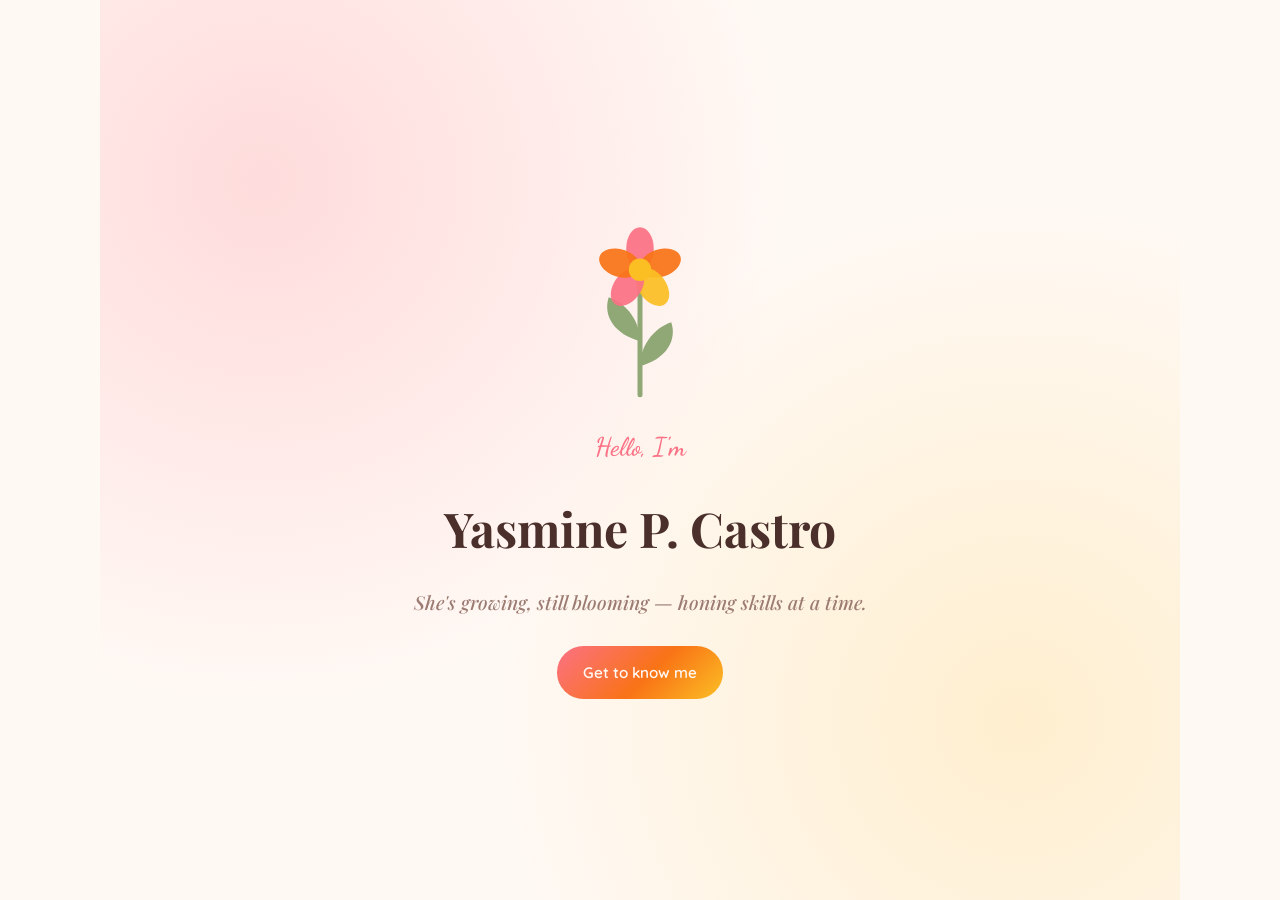
<file: index.html>
<!DOCTYPE html>
<html lang="en">
<head>
  <meta charset="UTF-8">
  <meta name="viewport" content="width=device-width, initial-scale=1.0">
  <title>Yasmine Castro</title>
  <meta name="description" content="Welcome — explore the portfolio of Yasmine P. Castro, a growing web developer.">
  <link rel="preconnect" href="https://fonts.googleapis.com">
  <link rel="preconnect" href="https://fonts.gstatic.com" crossorigin>
  <link href="https://fonts.googleapis.com/css2?family=Playfair+Display:wght@500;600;700&family=Quicksand:wght@400;500;600;700&family=Dancing+Script:wght@500;600;700&display=swap" rel="stylesheet">
  <link rel="stylesheet" href="css/style.css">
</head>
<body>
  <main>
    <section class="growth-banner landing-hero" aria-label="Welcome">
      <div class="flower-anim" aria-hidden="true">
        <svg viewBox="0 0 120 160" class="flower-svg">
          <path class="stem" d="M60 155 C60 120 60 90 60 70" />
          <path class="leaf leaf-left" d="M60 112 C40 107 30 92 35 77 C50 82 60 97 60 112 Z" />
          <path class="leaf leaf-right" d="M60 132 C80 127 90 112 85 97 C70 102 60 117 60 132 Z" />
          <g class="bloom">
            <ellipse class="petal" cx="60" cy="38" rx="11" ry="17" transform="rotate(0 60 55)" />
            <ellipse class="petal" cx="60" cy="38" rx="11" ry="17" transform="rotate(72 60 55)" />
            <ellipse class="petal" cx="60" cy="38" rx="11" ry="17" transform="rotate(144 60 55)" />
            <ellipse class="petal" cx="60" cy="38" rx="11" ry="17" transform="rotate(216 60 55)" />
            <ellipse class="petal" cx="60" cy="38" rx="11" ry="17" transform="rotate(288 60 55)" />
            <circle class="flower-center" cx="60" cy="55" r="9" />
          </g>
        </svg>
      </div>
      <p class="hero-eyebrow">Hello, I'm</p>
      <h1 class="landing-title">Yasmine P. Castro</h1>
      <p class="growth-quote">She's growing, still blooming — honing skills at a time.</p>
      <a href="profile.html" class="btn btn-primary landing-cta">Get to know me</a>
    </section>
  </main>

  <script src="js/script.js"></script>
</body>
</html>
</file>
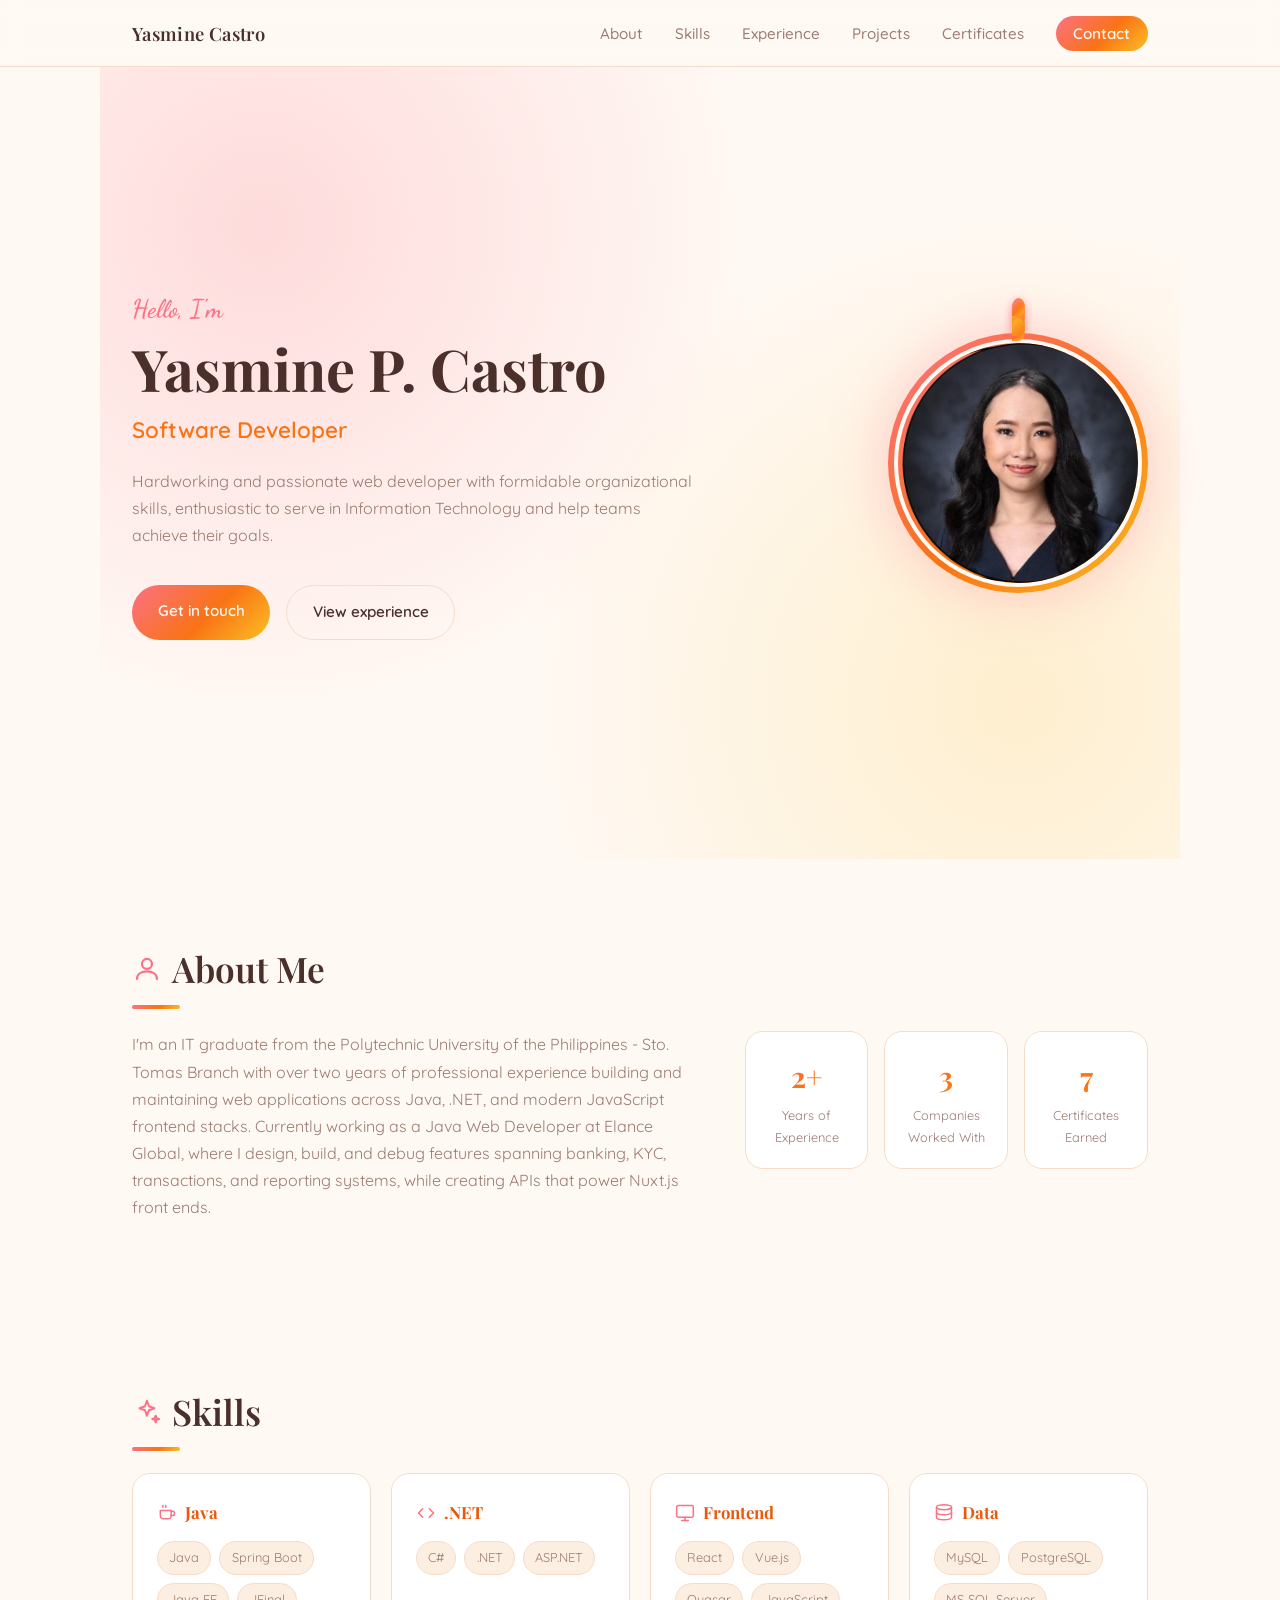
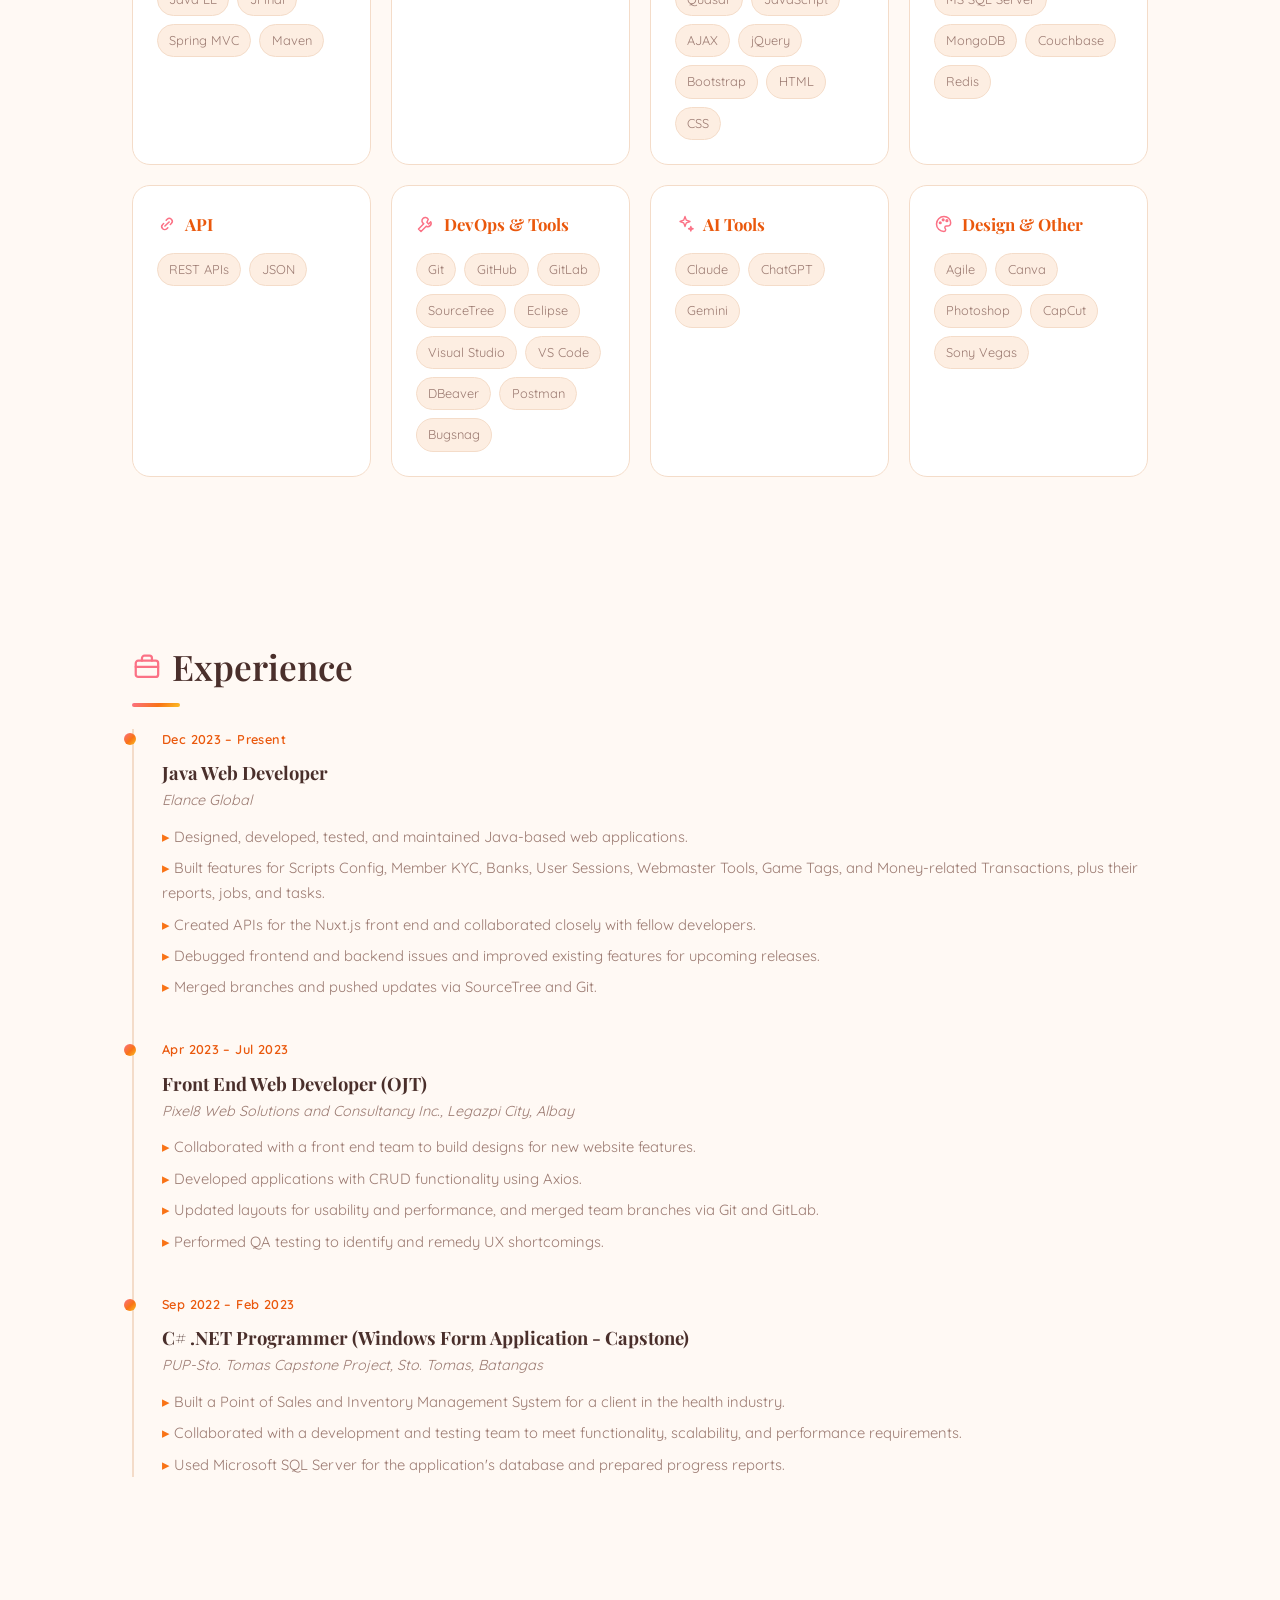
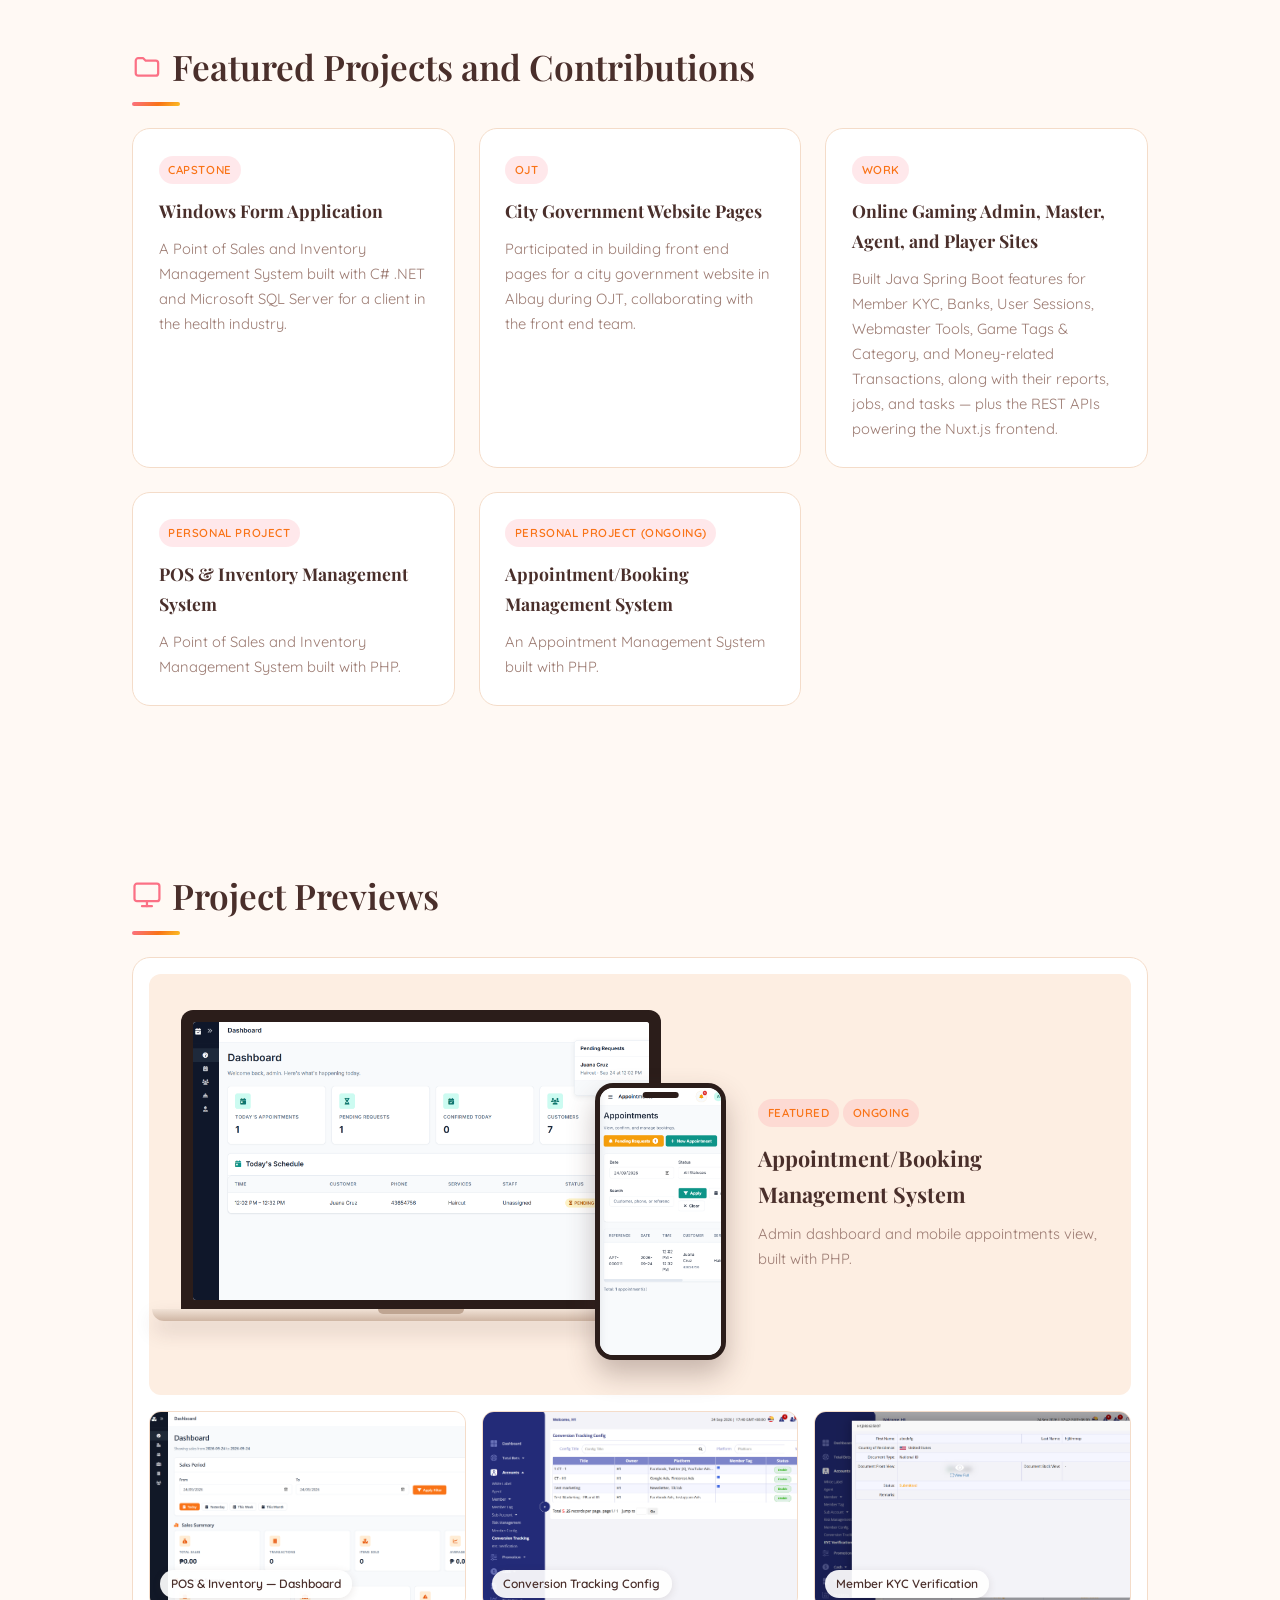
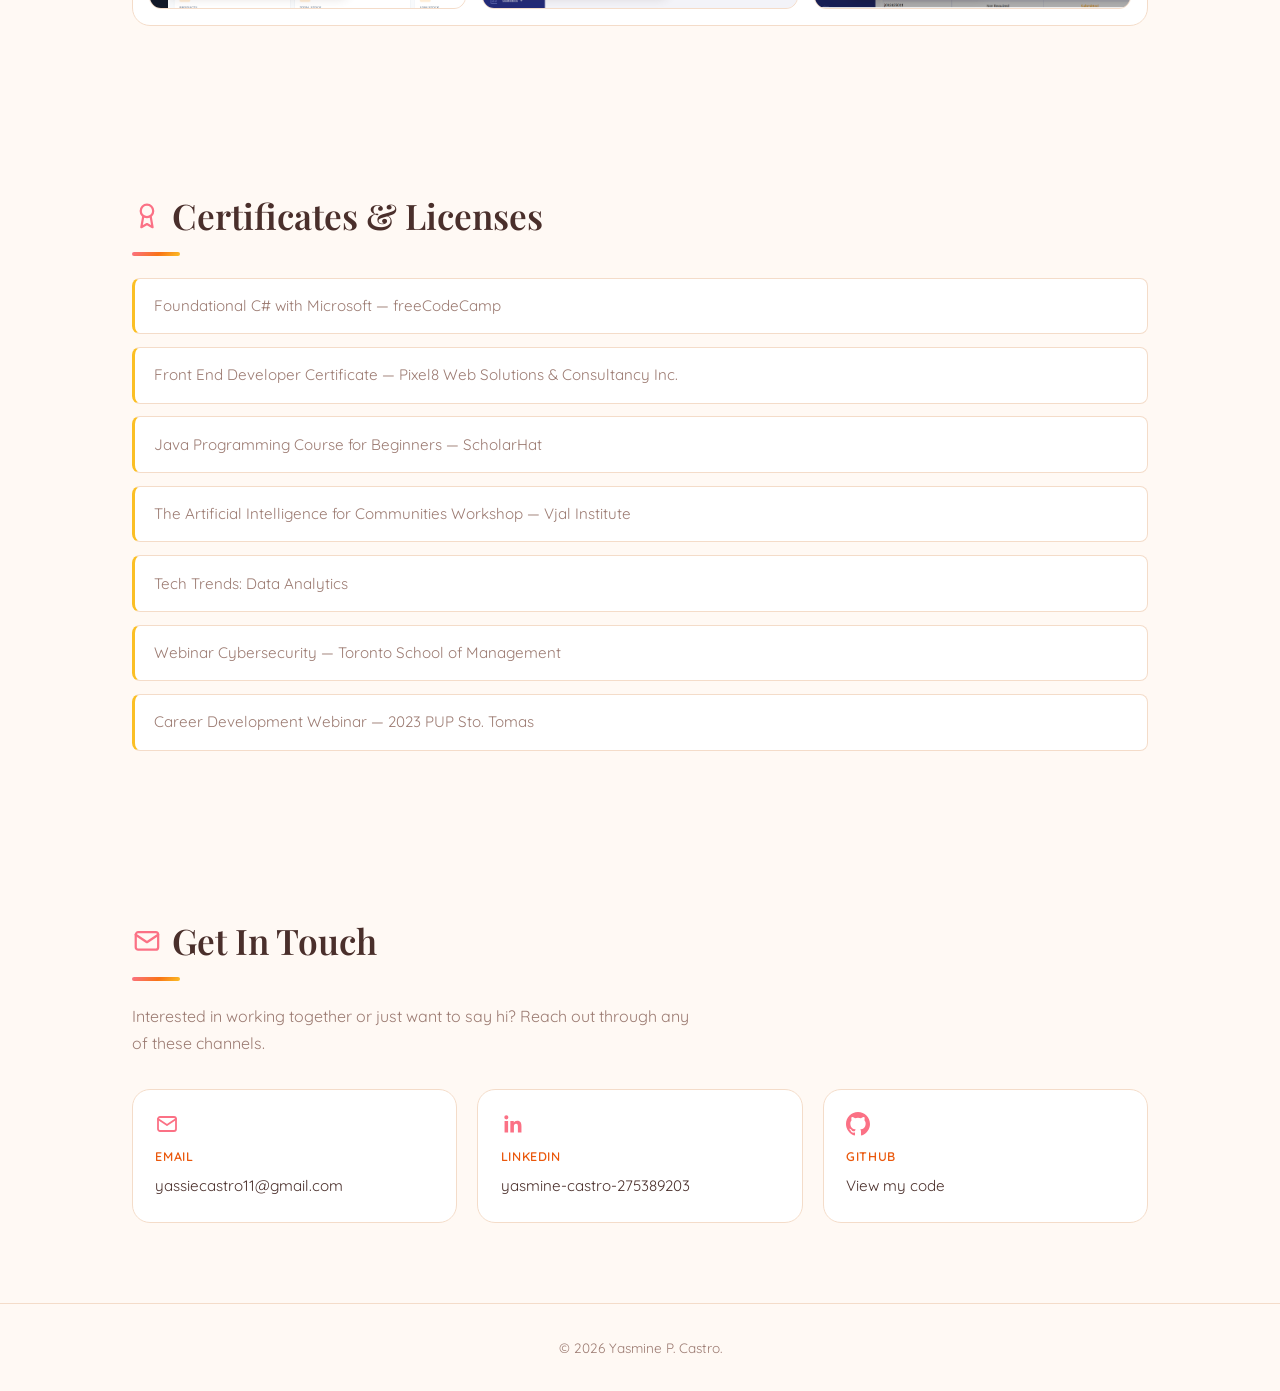
<file: profile.html>
<!DOCTYPE html>
<html lang="en">
<head>
  <meta charset="UTF-8">
  <meta name="viewport" content="width=device-width, initial-scale=1.0">
  <title>Yasmine Castro | Profile</title>
  <meta name="description" content="Portfolio of Yasmine P. Castro — Java & Front End Web Developer.">
  <link rel="preconnect" href="https://fonts.googleapis.com">
  <link rel="preconnect" href="https://fonts.gstatic.com" crossorigin>
  <link href="https://fonts.googleapis.com/css2?family=Playfair+Display:wght@500;600;700&family=Quicksand:wght@400;500;600;700&family=Dancing+Script:wght@500;600;700&display=swap" rel="stylesheet">
  <link rel="stylesheet" href="css/style.css">
</head>
<body>
  <svg style="display:none" aria-hidden="true">
    <defs>
      <symbol id="icon-user" viewBox="0 0 24 24" fill="none" stroke="currentColor" stroke-width="1.8" stroke-linecap="round" stroke-linejoin="round">
        <circle cx="12" cy="8" r="4"></circle>
        <path d="M4 20c0-4 3.6-6 8-6s8 2 8 6"></path>
      </symbol>
      <symbol id="icon-sparkles" viewBox="0 0 24 24" fill="none" stroke="currentColor" stroke-width="1.6" stroke-linecap="round" stroke-linejoin="round">
        <path d="M12 3l1.6 4.4L18 9l-4.4 1.6L12 15l-1.6-4.4L6 9l4.4-1.6L12 3z"></path>
        <path d="M19 15l.7 2 2 .7-2 .7-.7 2-.7-2-2-.7 2-.7.7-2z"></path>
      </symbol>
      <symbol id="icon-briefcase" viewBox="0 0 24 24" fill="none" stroke="currentColor" stroke-width="1.8" stroke-linecap="round" stroke-linejoin="round">
        <rect x="3" y="7" width="18" height="13" rx="2"></rect>
        <path d="M8 7V5a2 2 0 012-2h4a2 2 0 012 2v2"></path>
        <line x1="3" y1="12" x2="21" y2="12"></line>
      </symbol>
      <symbol id="icon-folder" viewBox="0 0 24 24" fill="none" stroke="currentColor" stroke-width="1.8" stroke-linecap="round" stroke-linejoin="round">
        <path d="M3 7a2 2 0 012-2h4l2 2h8a2 2 0 012 2v8a2 2 0 01-2 2H5a2 2 0 01-2-2V7z"></path>
      </symbol>
      <symbol id="icon-award" viewBox="0 0 24 24" fill="none" stroke="currentColor" stroke-width="1.8" stroke-linecap="round" stroke-linejoin="round">
        <circle cx="12" cy="8" r="5"></circle>
        <path d="M9 12.5L7.5 21 12 18.5 16.5 21 15 12.5"></path>
      </symbol>
      <symbol id="icon-mail" viewBox="0 0 24 24" fill="none" stroke="currentColor" stroke-width="1.8" stroke-linecap="round" stroke-linejoin="round">
        <rect x="3" y="5" width="18" height="14" rx="2"></rect>
        <path d="M3 7l9 6 9-6"></path>
      </symbol>
      <symbol id="icon-coffee" viewBox="0 0 24 24" fill="none" stroke="currentColor" stroke-width="1.8" stroke-linecap="round" stroke-linejoin="round">
        <path d="M4 9h13v6a4 4 0 01-4 4H8a4 4 0 01-4-4V9z"></path>
        <path d="M17 10h1.5a2.5 2.5 0 010 5H17"></path>
        <line x1="7" y1="3" x2="7" y2="5"></line>
        <line x1="10.5" y1="3" x2="10.5" y2="5"></line>
      </symbol>
      <symbol id="icon-code" viewBox="0 0 24 24" fill="none" stroke="currentColor" stroke-width="1.8" stroke-linecap="round" stroke-linejoin="round">
        <polyline points="8 7 3 12 8 17"></polyline>
        <polyline points="16 7 21 12 16 17"></polyline>
      </symbol>
      <symbol id="icon-monitor" viewBox="0 0 24 24" fill="none" stroke="currentColor" stroke-width="1.8" stroke-linecap="round" stroke-linejoin="round">
        <rect x="2" y="3" width="20" height="14" rx="2"></rect>
        <line x1="8" y1="21" x2="16" y2="21"></line>
        <line x1="12" y1="17" x2="12" y2="21"></line>
      </symbol>
      <symbol id="icon-database" viewBox="0 0 24 24" fill="none" stroke="currentColor" stroke-width="1.8" stroke-linecap="round" stroke-linejoin="round">
        <ellipse cx="12" cy="5" rx="9" ry="3"></ellipse>
        <path d="M3 5v6c0 1.7 4 3 9 3s9-1.3 9-3V5"></path>
        <path d="M3 11v6c0 1.7 4 3 9 3s9-1.3 9-3v-6"></path>
      </symbol>
      <symbol id="icon-link" viewBox="0 0 24 24" fill="none" stroke="currentColor" stroke-width="1.8" stroke-linecap="round" stroke-linejoin="round">
        <path d="M9.5 14.5l5-5"></path>
        <path d="M11 7.5l1.2-1.2a3.5 3.5 0 015 5L16 12.5"></path>
        <path d="M13 16.5l-1.2 1.2a3.5 3.5 0 01-5-5L8 11.5"></path>
      </symbol>
      <symbol id="icon-wrench" viewBox="0 0 24 24" fill="none" stroke="currentColor" stroke-width="1.8" stroke-linecap="round" stroke-linejoin="round">
        <path d="M14.7 6.3a4 4 0 10-5.4 5.4L3 18l3 3 6.3-6.3a4 4 0 005.4-5.4l-2.6 2.6-2-2z"></path>
      </symbol>
      <symbol id="icon-palette" viewBox="0 0 24 24" fill="none" stroke="currentColor" stroke-width="1.8" stroke-linecap="round" stroke-linejoin="round">
        <path d="M12 3a9 9 0 100 18c1.1 0 2-.9 2-2 0-.5-.2-1-.5-1.4-.3-.4-.5-.8-.5-1.3 0-1 .8-1.8 1.8-1.8H16a4 4 0 004-4c0-4.4-3.6-7.5-8-7.5z"></path>
        <circle cx="7.5" cy="10.5" r="1"></circle>
        <circle cx="11" cy="7" r="1"></circle>
        <circle cx="15.5" cy="8" r="1"></circle>
      </symbol>
      <symbol id="icon-linkedin" viewBox="0 0 24 24" fill="currentColor">
        <path d="M20.45 20.45h-3.55v-5.57c0-1.33-.03-3.04-1.85-3.04-1.86 0-2.14 1.45-2.14 2.94v5.67H9.35V9h3.41v1.56h.05c.48-.9 1.64-1.85 3.37-1.85 3.6 0 4.27 2.37 4.27 5.46v6.28zM5.34 7.43a2.06 2.06 0 110-4.12 2.06 2.06 0 010 4.12zM7.11 20.45H3.56V9h3.55v11.45z"></path>
      </symbol>
      <symbol id="icon-github" viewBox="0 0 24 24" fill="currentColor">
        <path d="M12 0C5.37 0 0 5.37 0 12c0 5.3 3.44 9.8 8.21 11.39.6.11.79-.26.79-.58v-2.23c-3.34.73-4.03-1.42-4.03-1.42-.55-1.39-1.33-1.76-1.33-1.76-1.09-.74.08-.73.08-.73 1.2.08 1.84 1.24 1.84 1.24 1.07 1.83 2.81 1.3 3.49 1 .11-.78.42-1.3.76-1.6-2.66-.3-5.47-1.33-5.47-5.93 0-1.31.47-2.38 1.24-3.22-.13-.3-.54-1.52.12-3.18 0 0 1-.32 3.3 1.23a11.5 11.5 0 016 0c2.29-1.55 3.3-1.23 3.3-1.23.65 1.66.24 2.88.12 3.18.77.84 1.23 1.91 1.23 3.22 0 4.61-2.81 5.62-5.48 5.92.43.37.82 1.1.82 2.22v3.29c0 .32.19.69.8.58C20.56 21.8 24 17.3 24 12c0-6.63-5.37-12-12-12z"></path>
      </symbol>
    </defs>
  </svg>

  <header>
    <nav class="navbar">
      <a href="index.html" class="logo">Yasmine Castro</a>
      <button class="nav-toggle" aria-label="Toggle navigation" aria-expanded="false">
        <span></span><span></span><span></span>
      </button>
      <ul class="nav-links">
        <li><a href="#about">About</a></li>
        <li><a href="#skills">Skills</a></li>
        <li><a href="#experience">Experience</a></li>
        <li><a href="#projects">Projects</a></li>
        <li><a href="#certificates">Certificates</a></li>
        <li><a href="#contact" class="nav-cta">Contact</a></li>
      </ul>
    </nav>
  </header>

  <main>
    <section id="hero">
      <div class="hero-content">
        <p class="hero-eyebrow">Hello, I'm</p>
        <h1>Yasmine P. Castro</h1>
        <p class="hero-role">Software Developer</p>
        <p class="hero-desc">Hardworking and passionate web developer with formidable organizational skills, enthusiastic to serve in Information Technology and help teams achieve their goals.</p>
        <div class="hero-actions">
          <a href="#contact" class="btn btn-primary">Get in touch</a>
          <a href="#experience" class="btn btn-outline">View experience</a>
        </div>
      </div>
      <div class="hero-photo-wrap">
        <div class="hero-photo">
          <img src="img/yasmine_img.png" alt="Portrait of Yasmine P. Castro">
        </div>
        <div class="petals" aria-hidden="true">
          <span class="petal-orbit p1"><span class="petal-shape"></span></span>
          <span class="petal-orbit p2"><span class="petal-shape"></span></span>
          <span class="petal-orbit p3"><span class="petal-shape"></span></span>
          <span class="petal-orbit p4"><span class="petal-shape"></span></span>
          <span class="petal-orbit p5"><span class="petal-shape"></span></span>
          <span class="petal-orbit p6"><span class="petal-shape"></span></span>
        </div>
      </div>
    </section>

    <section id="about">
      <h2 class="section-title reveal"><svg class="title-icon"><use href="#icon-user"></use></svg> About Me</h2>
      <div class="about-grid">
        <p class="reveal">
          I'm an IT graduate from the Polytechnic University of the Philippines - Sto. Tomas Branch with over two years of
          professional experience building and maintaining web applications across Java, .NET, and modern
          JavaScript frontend stacks. Currently working as a Java Web Developer at Elance Global, where I
          design, build, and debug features spanning banking, KYC, transactions, and reporting systems,
          while creating APIs that power Nuxt.js front ends.
        </p>
        <div class="about-facts">
          <div class="fact reveal">
            <span class="fact-num">2+</span>
            <span class="fact-label">Years of Experience</span>
          </div>
          <div class="fact reveal">
            <span class="fact-num">3</span>
            <span class="fact-label">Companies Worked With</span>
          </div>
          <div class="fact reveal">
            <span class="fact-num">7</span>
            <span class="fact-label">Certificates Earned</span>
          </div>
        </div>
      </div>
    </section>

    <section id="skills">
      <h2 class="section-title reveal"><svg class="title-icon"><use href="#icon-sparkles"></use></svg> Skills</h2>
      <div class="skills-grid">
        <div class="skill-card reveal">
          <h3><svg class="skill-icon"><use href="#icon-coffee"></use></svg> Java</h3>
          <ul class="tag-list">
            <li>Java</li><li>Spring Boot</li><li>Java EE</li><li>JFinal</li><li>Spring MVC</li><li>Maven</li>
          </ul>
        </div>
        <div class="skill-card reveal">
          <h3><svg class="skill-icon"><use href="#icon-code"></use></svg> .NET</h3>
          <ul class="tag-list">
            <li>C#</li><li>.NET</li><li>ASP.NET</li>
          </ul>
        </div>
        <div class="skill-card reveal">
          <h3><svg class="skill-icon"><use href="#icon-monitor"></use></svg> Frontend</h3>
          <ul class="tag-list">
            <li>React</li><li>Vue.js</li><li>Quasar</li><li>JavaScript</li><li>AJAX</li><li>jQuery</li><li>Bootstrap</li><li>HTML</li><li>CSS</li>
          </ul>
        </div>
        <div class="skill-card reveal">
          <h3><svg class="skill-icon"><use href="#icon-database"></use></svg> Data</h3>
          <ul class="tag-list">
            <li>MySQL</li><li>PostgreSQL</li><li>MS SQL Server</li><li>MongoDB</li><li>Couchbase</li><li>Redis</li>
          </ul>
        </div>
        <div class="skill-card reveal">
          <h3><svg class="skill-icon"><use href="#icon-link"></use></svg> API</h3>
          <ul class="tag-list">
            <li>REST APIs</li><li>JSON</li>
          </ul>
        </div>
        <div class="skill-card reveal">
          <h3><svg class="skill-icon"><use href="#icon-wrench"></use></svg> DevOps &amp; Tools</h3>
          <ul class="tag-list">
            <li>Git</li><li>GitHub</li><li>GitLab</li><li>SourceTree</li><li>Eclipse</li><li>Visual Studio</li><li>VS Code</li><li>DBeaver</li><li>Postman</li><li>Bugsnag</li>
          </ul>
        </div>
        <div class="skill-card reveal">
          <h3><svg class="skill-icon"><use href="#icon-sparkles"></use></svg> AI Tools</h3>
          <ul class="tag-list">
            <li>Claude</li><li>ChatGPT</li><li>Gemini</li>
          </ul>
        </div>
        <div class="skill-card reveal">
          <h3><svg class="skill-icon"><use href="#icon-palette"></use></svg> Design &amp; Other</h3>
          <ul class="tag-list">
            <li>Agile</li><li>Canva</li><li>Photoshop</li><li>CapCut</li><li>Sony Vegas</li>
          </ul>
        </div>
      </div>
    </section>

    <section id="experience">
      <h2 class="section-title reveal"><svg class="title-icon"><use href="#icon-briefcase"></use></svg> Experience</h2>
      <div class="timeline">
        <div class="timeline-item reveal">
          <div class="timeline-date">Dec 2023 – Present</div>
          <div class="timeline-body">
            <h3>Java Web Developer</h3>
            <p class="timeline-company">Elance Global</p>
            <ul>
              <li>Designed, developed, tested, and maintained Java-based web applications.</li>
              <li>Built features for Scripts Config, Member KYC, Banks, User Sessions, Webmaster Tools, Game Tags, and Money-related Transactions, plus their reports, jobs, and tasks.</li>
              <li>Created APIs for the Nuxt.js front end and collaborated closely with fellow developers.</li>
              <li>Debugged frontend and backend issues and improved existing features for upcoming releases.</li>
              <li>Merged branches and pushed updates via SourceTree and Git.</li>
            </ul>
          </div>
        </div>
        <div class="timeline-item reveal">
          <div class="timeline-date">Apr 2023 – Jul 2023</div>
          <div class="timeline-body">
            <h3>Front End Web Developer (OJT)</h3>
            <p class="timeline-company">Pixel8 Web Solutions and Consultancy Inc., Legazpi City, Albay</p>
            <ul>
              <li>Collaborated with a front end team to build designs for new website features.</li>
              <li>Developed applications with CRUD functionality using Axios.</li>
              <li>Updated layouts for usability and performance, and merged team branches via Git and GitLab.</li>
              <li>Performed QA testing to identify and remedy UX shortcomings.</li>
            </ul>
          </div>
        </div>
        <div class="timeline-item reveal">
          <div class="timeline-date">Sep 2022 – Feb 2023</div>
          <div class="timeline-body">
            <h3>C# .NET Programmer (Windows Form Application - Capstone)</h3>
            <p class="timeline-company">PUP-Sto. Tomas Capstone Project, Sto. Tomas, Batangas</p>
            <ul>
              <li>Built a Point of Sales and Inventory Management System for a client in the health industry.</li>
              <li>Collaborated with a development and testing team to meet functionality, scalability, and performance requirements.</li>
              <li>Used Microsoft SQL Server for the application's database and prepared progress reports.</li>
            </ul>
          </div>
        </div>
      </div>
    </section>

    <section id="projects">
      <h2 class="section-title reveal"><svg class="title-icon"><use href="#icon-folder"></use></svg> Featured Projects and Contributions</h2>
      <div class="project-grid">
        <div class="project-card reveal">
          <div class="project-tag">Capstone</div>
          <h3>Windows Form Application</h3>
          <p>A Point of Sales and Inventory Management System built with C# .NET and Microsoft SQL Server for a client in the health industry.</p>
        </div>
        <div class="project-card reveal">
          <div class="project-tag">OJT</div>
          <h3>City Government Website Pages</h3>
          <p>Participated in building front end pages for a city government website in Albay during OJT, collaborating with the front end team.</p>
        </div>
        <div class="project-card reveal">
          <div class="project-tag">Work</div>
          <h3>Online Gaming Admin, Master, Agent, and Player Sites</h3>
          <p>Built Java Spring Boot features for Member KYC, Banks, User Sessions, Webmaster Tools, Game Tags &amp; Category, and Money-related Transactions, along with their reports, jobs, and tasks — plus the REST APIs powering the Nuxt.js frontend.</p>
        </div>
        <div class="project-card reveal">
          <div class="project-tag">Personal Project</div>
          <h3>POS &amp; Inventory Management System</h3>
          <p>A Point of Sales and Inventory Management System built with PHP.</p>
        </div>
        <div class="project-card reveal">
          <div class="project-tag">Personal Project (Ongoing)</div>
          <h3>Appointment/Booking Management System</h3>
          <p>An Appointment Management System built with PHP.</p>
        </div>
      </div>
    </section>

    <section id="previews">
      <h2 class="section-title reveal"><svg class="title-icon"><use href="#icon-monitor"></use></svg> Project Previews</h2>
      <div class="preview-gallery reveal">
        <figure class="preview-feature">
          <div class="device-stage">
            <a href="img/castro_appointment_booking.png" target="_blank" rel="noopener" class="device-laptop">
              <div class="laptop-screen">
                <img src="img/castro_appointment_booking.png" alt="Appointment and Booking Management System dashboard" loading="lazy">
              </div>
              <div class="laptop-base"></div>
            </a>
            <a href="img/castro_appointment_booking_mobile.png" target="_blank" rel="noopener" class="device-phone">
              <img src="img/castro_appointment_booking_mobile.png" alt="Appointment and Booking Management System mobile view" loading="lazy">
            </a>
          </div>
          <figcaption>
            <span class="project-tag">Featured</span>
            <span class="project-tag">Ongoing</span>
            <h3>Appointment/Booking Management System</h3>
            <p>Admin dashboard and mobile appointments view, built with PHP.</p>
          </figcaption>
        </figure>
        <div class="preview-thumbs">
          <a href="img/castro_pos_dashboard.png" target="_blank" rel="noopener" class="preview-shot">
            <img src="img/castro_pos_dashboard.png" alt="POS and Inventory Management System dashboard" loading="lazy">
            <span>POS &amp; Inventory — Dashboard</span>
          </a>
          <a href="img/castro_conversion_tracking.png" target="_blank" rel="noopener" class="preview-shot">
            <img src="img/castro_conversion_tracking.png" alt="Conversion Tracking Config page" loading="lazy">
            <span>Conversion Tracking Config</span>
          </a>
          <a href="img/castro_kycVerification.png" target="_blank" rel="noopener" class="preview-shot">
            <img src="img/castro_kycVerification.png" alt="Member KYC Verification details" loading="lazy">
            <span>Member KYC Verification</span>
          </a>
        </div>
      </div>
    </section>

    <section id="certificates">
      <h2 class="section-title reveal"><svg class="title-icon"><use href="#icon-award"></use></svg> Certificates &amp; Licenses</h2>
      <ul class="cert-list">
        <li class="reveal">Foundational C# with Microsoft — freeCodeCamp</li>
        <li class="reveal">Front End Developer Certificate — Pixel8 Web Solutions &amp; Consultancy Inc.</li>
        <li class="reveal">Java Programming Course for Beginners — ScholarHat</li>
        <li class="reveal">The Artificial Intelligence for Communities Workshop — Vjal Institute</li>
        <li class="reveal">Tech Trends: Data Analytics</li>
        <li class="reveal">Webinar Cybersecurity — Toronto School of Management</li>
        <li class="reveal">Career Development Webinar — 2023 PUP Sto. Tomas</li>
      </ul>
    </section>

    <section id="contact">
      <h2 class="section-title reveal"><svg class="title-icon"><use href="#icon-mail"></use></svg> Get In Touch</h2>
      <p class="contact-intro reveal">Interested in working together or just want to say hi? Reach out through any of these channels.</p>
      <div class="contact-grid">
        <a class="contact-card reveal" href="mailto:yassiecastro11@gmail.com">
          <svg class="contact-icon"><use href="#icon-mail"></use></svg>
          <span class="contact-label">Email</span>
          <span class="contact-value">yassiecastro11@gmail.com</span>
        </a>
        <a class="contact-card reveal" href="https://www.linkedin.com/in/yasmine-castro-275389203" target="_blank" rel="noopener">
          <svg class="contact-icon"><use href="#icon-linkedin"></use></svg>
          <span class="contact-label">LinkedIn</span>
          <span class="contact-value">yasmine-castro-275389203</span>
        </a>
        <a class="contact-card reveal" href="https://github.com/ypcastro091" target="_blank" rel="noopener">
          <svg class="contact-icon"><use href="#icon-github"></use></svg>
          <span class="contact-label">GitHub</span>
          <span class="contact-value">View my code</span>
        </a>
      </div>
    </section>
  </main>

  <footer>
    <p>&copy; 2026 Yasmine P. Castro.</p>
  </footer>

  <script src="js/script.js"></script>
</body>
</html>
</file>
<file: css/style.css>
:root {
  --bg: #fff9f4;
  --bg-alt: #fdeee2;
  --surface: #ffffff;
  --border: #f4dcc9;
  --text: #4a2f2b;
  --text-muted: #9c7b72;
  --accent: #F97316;
  --accent-2: #FBBF24;
  --accent-pink: #FB7185;
  --accent-hover: #EA580C;
  --leaf: #8FA876;
  --gradient: linear-gradient(135deg, #FB7185 0%, #F97316 55%, #FBBF24 100%);
  --radius: 18px;
  --max-width: 1080px;
}

* {
  margin: 0;
  padding: 0;
  box-sizing: border-box;
}

html {
  scroll-behavior: smooth;
}

body {
  font-family: 'Quicksand', sans-serif;
  background: var(--bg);
  color: var(--text);
  line-height: 1.7;
}

h1, h2, h3, .logo {
  font-family: 'Playfair Display', serif;
}

.hero-eyebrow {
  font-family: 'Dancing Script', cursive;
}

.growth-quote {
  font-family: 'Playfair Display', serif;
  font-style: italic;
}

a {
  color: inherit;
  text-decoration: none;
}

ul {
  list-style: none;
}

img {
  max-width: 100%;
  display: block;
}

.section-title {
  font-size: clamp(1.6rem, 3vw, 2.2rem);
  font-weight: 600;
  margin-bottom: 2rem;
  position: relative;
  display: inline-flex;
  align-items: center;
  gap: 0.6rem;
}

.icon {
  width: 20px;
  height: 20px;
  flex-shrink: 0;
}

.title-icon {
  width: 0.85em;
  height: 0.85em;
  color: var(--accent-pink);
  flex-shrink: 0;
}

.section-title::after {
  content: "";
  position: absolute;
  left: 0;
  bottom: -10px;
  width: 48px;
  height: 4px;
  border-radius: 4px;
  background: var(--gradient);
}

section {
  padding: 5rem 2rem;
  max-width: var(--max-width);
  margin: 0 auto;
}

/* Scroll reveal */
.reveal {
  opacity: 0;
  transform: translateY(28px);
  transition: opacity 0.7s ease, transform 0.7s ease;
}

.reveal.in-view {
  opacity: 1;
  transform: translateY(0);
}

@media (prefers-reduced-motion: reduce) {
  .reveal {
    opacity: 1;
    transform: none;
    transition: none;
  }
}

/* Navbar */
header {
  position: sticky;
  top: 0;
  z-index: 100;
  backdrop-filter: blur(10px);
  background: rgba(255, 249, 244, 0.85);
  border-bottom: 1px solid var(--border);
}

.navbar {
  display: flex;
  justify-content: space-between;
  align-items: center;
  max-width: var(--max-width);
  margin: 0 auto;
  padding: 1.1rem 2rem;
}

.logo {
  font-weight: 600;
  font-size: 1.15rem;
  letter-spacing: 0.02em;
}

.nav-links {
  display: flex;
  align-items: center;
  gap: 2rem;
}

.nav-links a {
  color: var(--text-muted);
  font-size: 0.95rem;
  font-weight: 500;
  transition: color 0.2s ease;
}

.nav-links a:hover {
  color: var(--text);
}

.nav-cta {
  padding: 0.5rem 1.1rem;
  border-radius: 999px;
  background: var(--gradient);
  color: #fff9f4 !important;
  font-weight: 600 !important;
}

.nav-toggle {
  display: none;
  flex-direction: column;
  gap: 5px;
  background: none;
  border: none;
  cursor: pointer;
  padding: 0.4rem;
}

.nav-toggle span {
  width: 24px;
  height: 2px;
  background: var(--text);
  border-radius: 2px;
}

/* Hero */
#hero {
  min-height: 88vh;
  display: flex;
  align-items: center;
  justify-content: space-between;
  gap: 3rem;
  max-width: var(--max-width);
  background:
    radial-gradient(circle at 15% 20%, rgba(251, 113, 133, 0.22), transparent 45%),
    radial-gradient(circle at 85% 80%, rgba(251, 191, 36, 0.18), transparent 45%);
}

.hero-content {
  max-width: 620px;
}

.hero-photo-wrap {
  position: relative;
  flex-shrink: 0;
  width: 260px;
  height: 260px;
}

.hero-photo {
  width: 100%;
  height: 100%;
  border-radius: 50%;
  padding: 6px;
  background: var(--gradient);
  box-shadow: 0 0 60px rgba(251, 113, 133, 0.35);
}

.hero-photo img {
  width: 100%;
  height: 100%;
  border-radius: 50%;
  object-fit: cover;
  border: 4px solid var(--bg);
}

/* Orbiting petals */
.petals {
  position: absolute;
  inset: 0;
  pointer-events: none;
}

.petal-orbit {
  position: absolute;
  top: 50%;
  left: 50%;
  width: 0;
  height: 0;
  animation: orbit linear infinite;
}

.petal-shape {
  position: absolute;
  left: -6px;
  width: 13px;
  height: 18px;
  border-radius: 50% 50% 50% 0;
  background: var(--gradient);
  opacity: 0.88;
  box-shadow: 0 0 8px rgba(251, 113, 133, 0.4);
  animation: tumble linear infinite alternate;
}

.p1 { animation-duration: 11s; }
.p2 { animation-duration: 14s; animation-direction: reverse; }
.p3 { animation-duration: 9s; }
.p4 { animation-duration: 12.5s; animation-direction: reverse; }
.p5 { animation-duration: 15s; animation-delay: -4s; }
.p6 { animation-duration: 10s; animation-direction: reverse; animation-delay: -2s; }

.p1 .petal-shape { top: -148px; animation-duration: 3.2s; }
.p2 .petal-shape { top: -160px; animation-duration: 4s; }
.p3 .petal-shape { top: -140px; animation-duration: 2.6s; }
.p4 .petal-shape { top: -155px; animation-duration: 3.6s; }
.p5 .petal-shape { top: -165px; animation-duration: 4.4s; }
.p6 .petal-shape { top: -145px; animation-duration: 3s; }

.p2 .petal-shape,
.p4 .petal-shape,
.p6 .petal-shape {
  background: linear-gradient(135deg, #FBBF24 0%, #F97316 100%);
}

@keyframes orbit {
  from { transform: rotate(0deg); }
  to { transform: rotate(360deg); }
}

@keyframes tumble {
  from { transform: rotate(0deg); }
  to { transform: rotate(200deg); }
}

/* Hero load animation */
.hero-content > * {
  animation: heroFadeUp 0.8s cubic-bezier(0.22, 1, 0.36, 1) both;
}

.hero-content > :nth-child(1) { animation-delay: 0.1s; }
.hero-content > :nth-child(2) { animation-delay: 0.25s; }
.hero-content > :nth-child(3) { animation-delay: 0.4s; }
.hero-content > :nth-child(4) { animation-delay: 0.55s; }
.hero-content > :nth-child(5) { animation-delay: 0.7s; }

.hero-photo-wrap {
  animation: heroPhotoIn 1s cubic-bezier(0.34, 1.56, 0.64, 1) 0.3s both;
}

.hero-photo {
  animation: heroFloat 6s ease-in-out 1.3s infinite, heroGlow 6s ease-in-out 1.3s infinite;
}

.petals {
  animation: heroFadeIn 1s ease 1s both;
}

@keyframes heroFadeUp {
  from { opacity: 0; transform: translateY(24px); }
  to { opacity: 1; transform: translateY(0); }
}

@keyframes heroPhotoIn {
  from { opacity: 0; transform: scale(0.7) rotate(-8deg); }
  to { opacity: 1; transform: scale(1) rotate(0); }
}

@keyframes heroFloat {
  0%, 100% { transform: translateY(0); }
  50% { transform: translateY(-10px); }
}

@keyframes heroGlow {
  0%, 100% { box-shadow: 0 0 60px rgba(251, 113, 133, 0.35); }
  50% { box-shadow: 0 0 80px rgba(251, 191, 36, 0.45); }
}

@keyframes heroFadeIn {
  from { opacity: 0; }
  to { opacity: 1; }
}

@media (prefers-reduced-motion: reduce) {
  .hero-content > *,
  .hero-photo-wrap,
  .hero-photo,
  .petals {
    animation: none;
  }
}

.hero-eyebrow {
  color: var(--accent-pink);
  font-weight: 600;
  font-size: 1.6rem;
  margin-bottom: 0.25rem;
}

#hero h1 {
  font-size: clamp(2.4rem, 6vw, 3.6rem);
  font-weight: 700;
  line-height: 1.15;
}

.hero-role {
  font-size: clamp(1.1rem, 2.5vw, 1.4rem);
  color: var(--accent);
  font-weight: 600;
  margin-top: 0.6rem;
}

.hero-desc {
  color: var(--text-muted);
  margin-top: 1.2rem;
  max-width: 560px;
}

.hero-actions {
  display: flex;
  gap: 1rem;
  margin-top: 2.2rem;
  flex-wrap: wrap;
}

.btn {
  padding: 0.85rem 1.6rem;
  border-radius: 999px;
  font-weight: 600;
  font-size: 0.95rem;
  transition: transform 0.2s ease, opacity 0.2s ease;
  display: inline-block;
}

.btn-primary {
  background: var(--gradient);
  color: #fff9f4;
}

.btn-outline {
  border: 1px solid var(--border);
  color: var(--text);
}

.btn:hover {
  transform: translateY(-2px);
  opacity: 0.92;
}

/* Growth banner */
.growth-banner {
  display: flex;
  flex-direction: column;
  align-items: center;
  text-align: center;
  gap: 1.2rem;
  padding: 2rem 2rem 4.5rem;
}

.flower-svg {
  width: 110px;
  height: 150px;
  overflow: visible;
}

.stem {
  fill: none;
  stroke: var(--leaf);
  stroke-width: 4;
  stroke-linecap: round;
  stroke-dasharray: 90;
  stroke-dashoffset: 90;
  transform-origin: 60px 155px;
}

.leaf {
  fill: var(--leaf);
  opacity: 0;
  transform: scale(0);
}

.leaf-left { transform-origin: 60px 112px; }
.leaf-right { transform-origin: 60px 132px; }

.bloom {
  transform-origin: 60px 55px;
  transform: scale(0) rotate(-15deg);
  opacity: 0;
}

.petal {
  fill: var(--accent);
  opacity: 0.92;
}

.petal:nth-child(1) { fill: var(--accent-pink); }
.petal:nth-child(2) { fill: var(--accent); }
.petal:nth-child(3) { fill: var(--accent-2); }
.petal:nth-child(4) { fill: var(--accent-pink); }
.petal:nth-child(5) { fill: var(--accent); }

.flower-center {
  fill: var(--accent-2);
}

.growth-banner.in-view .stem {
  animation: growStem 1.3s ease-out forwards, swayStem 4s ease-in-out 1.3s infinite;
}

.growth-banner.in-view .leaf-left {
  animation: popIn 0.6s ease-out 0.8s forwards;
}

.growth-banner.in-view .leaf-right {
  animation: popIn 0.6s ease-out 1s forwards;
}

.growth-banner.in-view .bloom {
  animation: bloomIn 0.8s cubic-bezier(0.34, 1.56, 0.64, 1) 1.3s forwards,
    swayBloom 4s ease-in-out 2.3s infinite;
}

@keyframes growStem {
  to { stroke-dashoffset: 0; }
}

@keyframes swayStem {
  0%, 100% { transform: rotate(0deg); }
  50% { transform: rotate(1.5deg); }
}

@keyframes popIn {
  to { opacity: 1; transform: scale(1); }
}

@keyframes bloomIn {
  to { opacity: 1; transform: scale(1) rotate(0deg); }
}

@keyframes swayBloom {
  0%, 100% { transform: rotate(0deg); }
  50% { transform: rotate(-2deg); }
}

.growth-quote {
  max-width: 520px;
  color: var(--text-muted);
  font-weight: 500;
  font-size: 1.2rem;
}

/* Landing page */
body:has(.landing-hero) {
  /*display: flex;*/
  min-height: 100vh;
}

.landing-hero {
  min-height: 100vh;
  width: 100%;
  justify-content: center;
  padding: 3rem 2rem;
  gap: 1rem;
  background:
    radial-gradient(circle at 15% 20%, rgba(251, 113, 133, 0.22), transparent 45%),
    radial-gradient(circle at 85% 80%, rgba(251, 191, 36, 0.18), transparent 45%);
}

.landing-hero .flower-svg {
  width: 150px;
  height: 200px;
}

.landing-title {
  font-family: 'Playfair Display', serif;
  font-size: clamp(2rem, 6vw, 3rem);
  font-weight: 700;
}

.landing-cta {
  margin-top: 0.75rem;
}

/* About */
.about-grid {
  display: grid;
  grid-template-columns: 1.4fr 1fr;
  gap: 3rem;
  align-items: start;
}

.about-grid p {
  color: var(--text-muted);
}

.about-facts {
  display: grid;
  grid-template-columns: repeat(3, 1fr);
  gap: 1rem;
}

.fact {
  background: var(--surface);
  border: 1px solid var(--border);
  border-radius: var(--radius);
  padding: 1.2rem 0.8rem;
  text-align: center;
}

.fact-num {
  display: block;
  font-family: 'Playfair Display', serif;
  font-size: 1.8rem;
  font-weight: 700;
  background: var(--gradient);
  -webkit-background-clip: text;
  background-clip: text;
  color: transparent;
}

.fact-label {
  display: block;
  font-size: 0.8rem;
  color: var(--text-muted);
  margin-top: 0.3rem;
}

/* Skills */
.skills-grid {
  display: grid;
  grid-template-columns: repeat(auto-fit, minmax(230px, 1fr));
  gap: 1.25rem;
}

.skill-card {
  background: var(--surface);
  border: 1px solid var(--border);
  border-radius: var(--radius);
  padding: 1.5rem;
  transition: border-color 0.2s ease, transform 0.2s ease;
}

.skill-card:hover {
  border-color: var(--accent);
  transform: translateY(-3px);
}

.skill-card h3 {
  font-size: 1.05rem;
  margin-bottom: 0.9rem;
  color: var(--accent-hover);
  display: flex;
  align-items: center;
  gap: 0.5rem;
}

.skill-icon {
  width: 20px;
  height: 20px;
  color: var(--accent-pink);
  flex-shrink: 0;
}

.tag-list {
  display: flex;
  flex-wrap: wrap;
  gap: 0.5rem;
}

.tag-list li {
  font-size: 0.8rem;
  color: var(--text-muted);
  background: var(--bg-alt);
  border: 1px solid var(--border);
  padding: 0.3rem 0.7rem;
  border-radius: 999px;
}

/* Timeline */
.timeline {
  position: relative;
  padding-left: 1.75rem;
  border-left: 2px solid var(--border);
}

.timeline-item {
  position: relative;
  padding-bottom: 2.5rem;
}

.timeline-item:last-child {
  padding-bottom: 0;
}

.timeline-item::before {
  content: "";
  position: absolute;
  left: -2.35rem;
  top: 0.3rem;
  width: 12px;
  height: 12px;
  border-radius: 50%;
  background: var(--gradient);
}

.timeline-date {
  font-size: 0.8rem;
  color: var(--accent-hover);
  font-weight: 600;
  letter-spacing: 0.03em;
  margin-bottom: 0.4rem;
}

.timeline-body h3 {
  font-size: 1.15rem;
}

.timeline-company {
  color: var(--text-muted);
  font-size: 0.9rem;
  font-style: italic;
  margin-bottom: 0.7rem;
}

.timeline-body ul {
  color: var(--text-muted);
  font-size: 0.92rem;
  display: grid;
  gap: 0.4rem;
}

.timeline-body ul li::before {
  content: "▸ ";
  color: var(--accent);
}

/* Projects */
.project-grid {
  display: grid;
  grid-template-columns: repeat(auto-fit, minmax(260px, 1fr));
  gap: 1.5rem;
}

.project-card {
  background: var(--surface);
  border: 1px solid var(--border);
  border-radius: var(--radius);
  padding: 1.6rem;
  transition: transform 0.2s ease, border-color 0.2s ease;
}

.project-card:hover {
  transform: translateY(-4px);
  border-color: var(--accent-2);
}

.project-tag {
  display: inline-block;
  font-size: 0.72rem;
  font-weight: 600;
  letter-spacing: 0.05em;
  text-transform: uppercase;
  color: var(--accent);
  background: rgba(251, 113, 133, 0.16);
  padding: 0.25rem 0.6rem;
  border-radius: 999px;
  margin-bottom: 0.8rem;
}

.project-card h3 {
  font-size: 1.1rem;
  margin-bottom: 0.6rem;
}

.project-card p {
  color: var(--text-muted);
  font-size: 0.92rem;
}

/* Project previews */
.preview-gallery {
  display: grid;
  gap: 1rem;
  padding: 1rem;
  background: var(--surface);
  border: 1px solid var(--border);
  border-radius: var(--radius);
}

.preview-feature {
  display: grid;
  grid-template-columns: 1.6fr 1fr;
  align-items: center;
  gap: 2rem;
  padding: 2.2rem 2rem;
  background: var(--bg-alt);
  border-radius: 12px;
}

.preview-feature h3 {
  font-size: 1.35rem;
  margin-bottom: 0.5rem;
}

.preview-feature p {
  color: var(--text-muted);
  font-size: 0.92rem;
}

.device-stage {
  position: relative;
  padding: 0 12% 7% 0;
}

.device-laptop {
  display: block;
}

.laptop-screen {
  aspect-ratio: 16 / 10;
  padding: 2.5% 2.5% 2%;
  background: #2b1d1a;
  border-radius: 12px 12px 0 0;
}

.laptop-screen img,
.device-phone img {
  width: 100%;
  height: 100%;
  object-fit: cover;
  object-position: top left;
  background: #fff;
}

.laptop-screen img {
  border-radius: 3px;
}

.laptop-base {
  position: relative;
  width: 112%;
  height: 12px;
  margin-left: -6%;
  background: linear-gradient(#f1e2d6, #cfb6a4);
  border-radius: 0 0 12px 12px;
  box-shadow: 0 10px 20px rgba(74, 47, 43, 0.18);
}

.laptop-base::after {
  content: "";
  position: absolute;
  top: 0;
  left: 50%;
  width: 16%;
  height: 5px;
  transform: translateX(-50%);
  background: #bfa592;
  border-radius: 0 0 6px 6px;
}

.device-phone {
  position: absolute;
  right: 0;
  bottom: 0;
  width: 24%;
  aspect-ratio: 9 / 19;
  padding: 5px;
  background: #2b1d1a;
  border-radius: 18px;
  box-shadow: 0 14px 28px rgba(74, 47, 43, 0.3);
  transition: transform 0.3s ease;
}

.device-phone img {
  border-radius: 13px;
}

.device-phone::before {
  content: "";
  position: absolute;
  top: 9px;
  left: 50%;
  z-index: 1;
  width: 28%;
  height: 6px;
  transform: translateX(-50%);
  background: #2b1d1a;
  border-radius: 999px;
}

.preview-feature:hover .device-phone {
  transform: translateY(-6px) rotate(-2deg);
}

.preview-thumbs {
  display: grid;
  grid-template-columns: repeat(3, 1fr);
  gap: 1rem;
}

.preview-shot {
  position: relative;
  display: block;
  aspect-ratio: 16 / 10;
  overflow: hidden;
  border: 1px solid var(--border);
  border-radius: 12px;
  background: var(--bg-alt);
}

.preview-shot img {
  width: 100%;
  height: 100%;
  object-fit: cover;
  object-position: top left;
  transition: transform 0.4s ease;
}

.preview-shot span {
  position: absolute;
  left: 0.6rem;
  bottom: 0.6rem;
  padding: 0.25rem 0.7rem;
  font-size: 0.75rem;
  font-weight: 600;
  color: var(--text);
  background: rgba(255, 255, 255, 0.92);
  border-radius: 999px;
  box-shadow: 0 2px 8px rgba(74, 47, 43, 0.12);
}

.preview-shot:hover img {
  transform: scale(1.04);
}

@media (max-width: 800px) {
  .preview-feature {
    grid-template-columns: 1fr;
    padding: 1.6rem 1.2rem 1.4rem;
  }

  .preview-thumbs {
    grid-template-columns: 1fr;
  }
}

/* Certificates */
.cert-list {
  display: grid;
  gap: 0.8rem;
}

.cert-list li {
  background: var(--surface);
  border: 1px solid var(--border);
  border-left: 3px solid var(--accent-2);
  border-radius: 8px;
  padding: 0.9rem 1.2rem;
  color: var(--text-muted);
  font-size: 0.95rem;
}

/* Contact */
.contact-intro {
  color: var(--text-muted);
  max-width: 560px;
  margin-bottom: 2rem;
}

.contact-grid {
  display: grid;
  grid-template-columns: repeat(auto-fit, minmax(220px, 1fr));
  gap: 1.25rem;
}

.contact-card {
  background: var(--surface);
  border: 1px solid var(--border);
  border-radius: var(--radius);
  padding: 1.4rem;
  display: flex;
  flex-direction: column;
  gap: 0.4rem;
  transition: transform 0.2s ease, border-color 0.2s ease;
}

.contact-card:hover {
  transform: translateY(-3px);
  border-color: var(--accent);
}

.contact-icon {
  width: 24px;
  height: 24px;
  color: var(--accent-pink);
  margin-bottom: 0.2rem;
}

.contact-label {
  font-size: 0.78rem;
  text-transform: uppercase;
  letter-spacing: 0.05em;
  color: var(--accent-hover);
  font-weight: 600;
}

.contact-value {
  font-size: 0.95rem;
  word-break: break-word;
}

/* Footer */
footer {
  text-align: center;
  padding: 2rem;
  border-top: 1px solid var(--border);
  color: var(--text-muted);
  font-size: 0.85rem;
}

/* Responsive */
@media (max-width: 800px) {
  .about-grid {
    grid-template-columns: 1fr;
  }

  #hero {
    flex-direction: column-reverse;
    text-align: center;
    min-height: auto;
    padding-top: 3rem;
  }

  .hero-content {
    max-width: 100%;
  }

  .hero-desc {
    margin-left: auto;
    margin-right: auto;
  }

  .hero-actions {
    justify-content: center;
  }

  .hero-photo-wrap {
    width: 180px;
    height: 180px;
  }

  .petals {
    transform: scale(0.72);
  }
}

@media (max-width: 700px) {
  .nav-toggle {
    display: flex;
  }

  .nav-links {
    position: absolute;
    top: 100%;
    left: 0;
    right: 0;
    background: var(--bg-alt);
    border-bottom: 1px solid var(--border);
    flex-direction: column;
    align-items: flex-start;
    gap: 0;
    padding: 0.5rem 2rem 1.2rem;
    display: none;
  }

  .nav-links.open {
    display: flex;
  }

  .nav-links li {
    width: 100%;
    padding: 0.7rem 0;
    border-bottom: 1px solid var(--border);
  }

  .nav-links li:last-child {
    border-bottom: none;
  }

  .nav-cta {
    margin-top: 0.5rem;
    display: inline-block;
  }

  section {
    padding: 3.5rem 1.5rem;
  }
}
</file>
